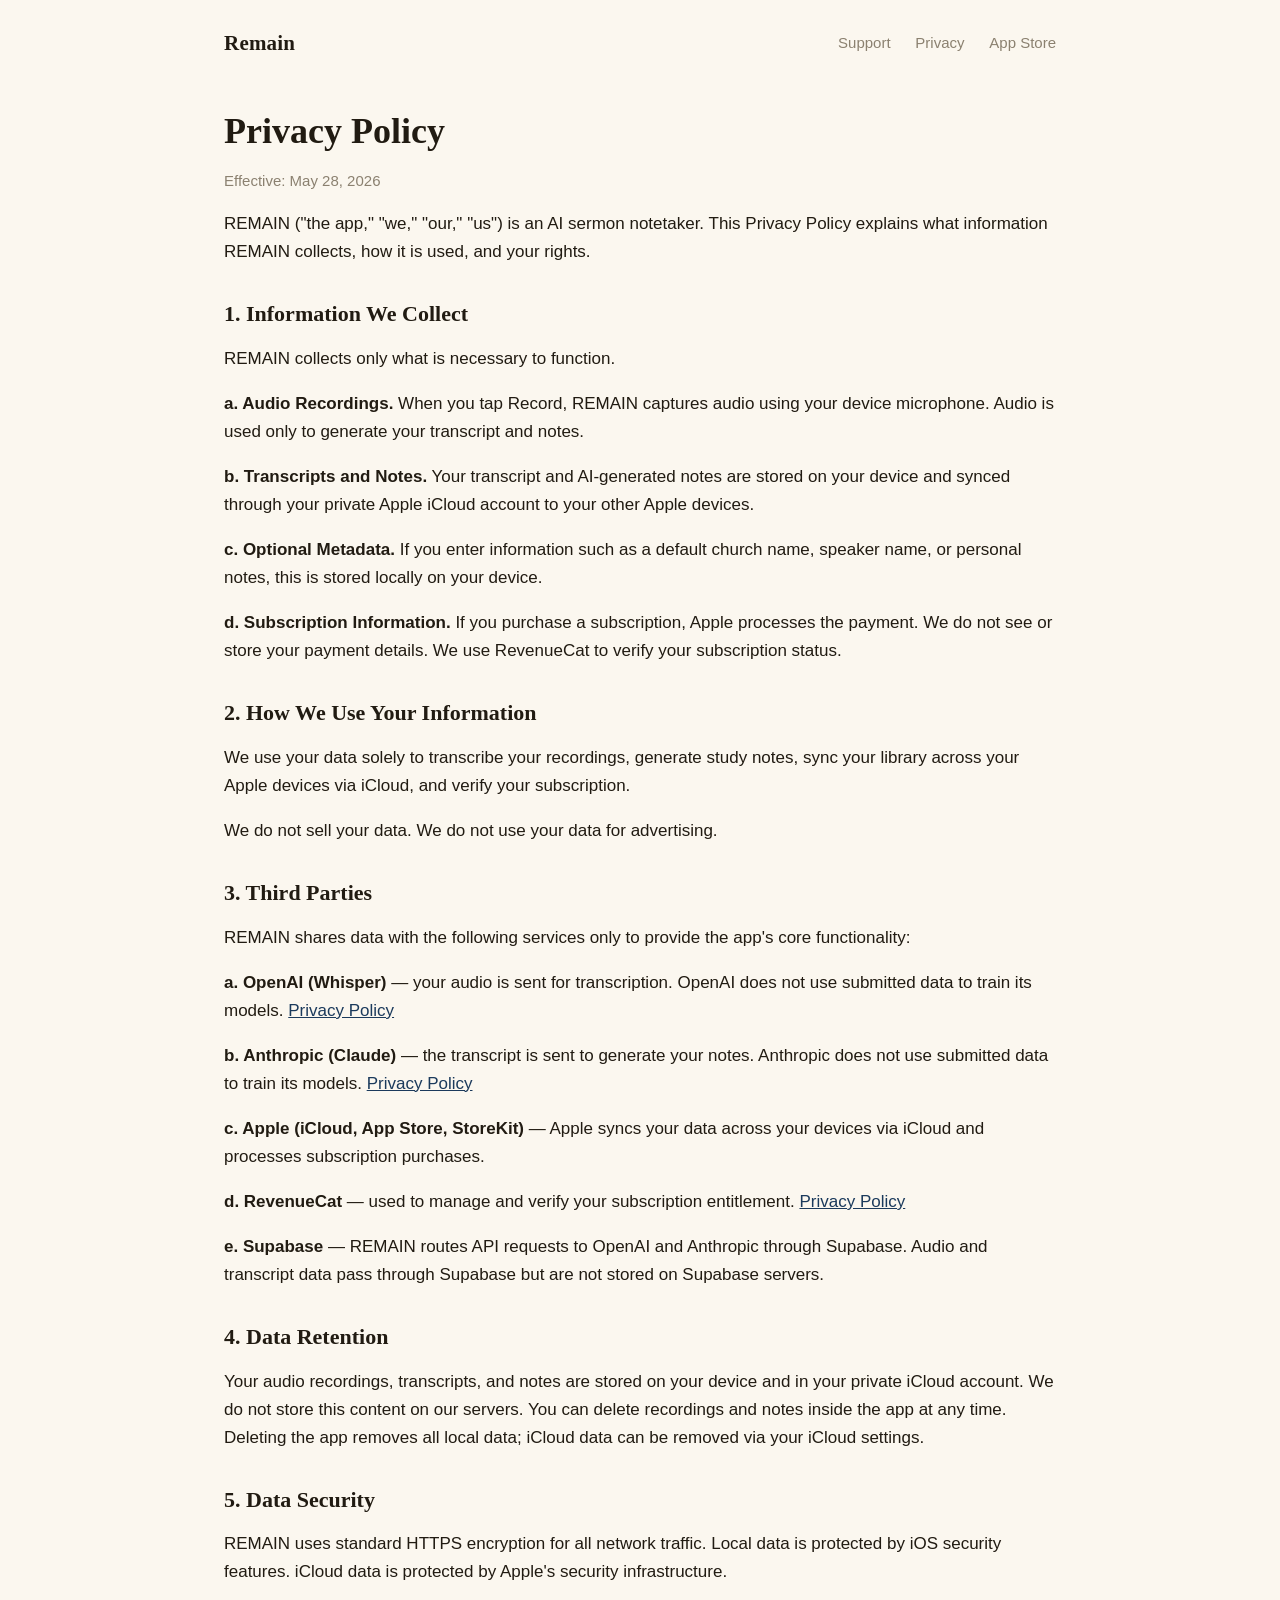
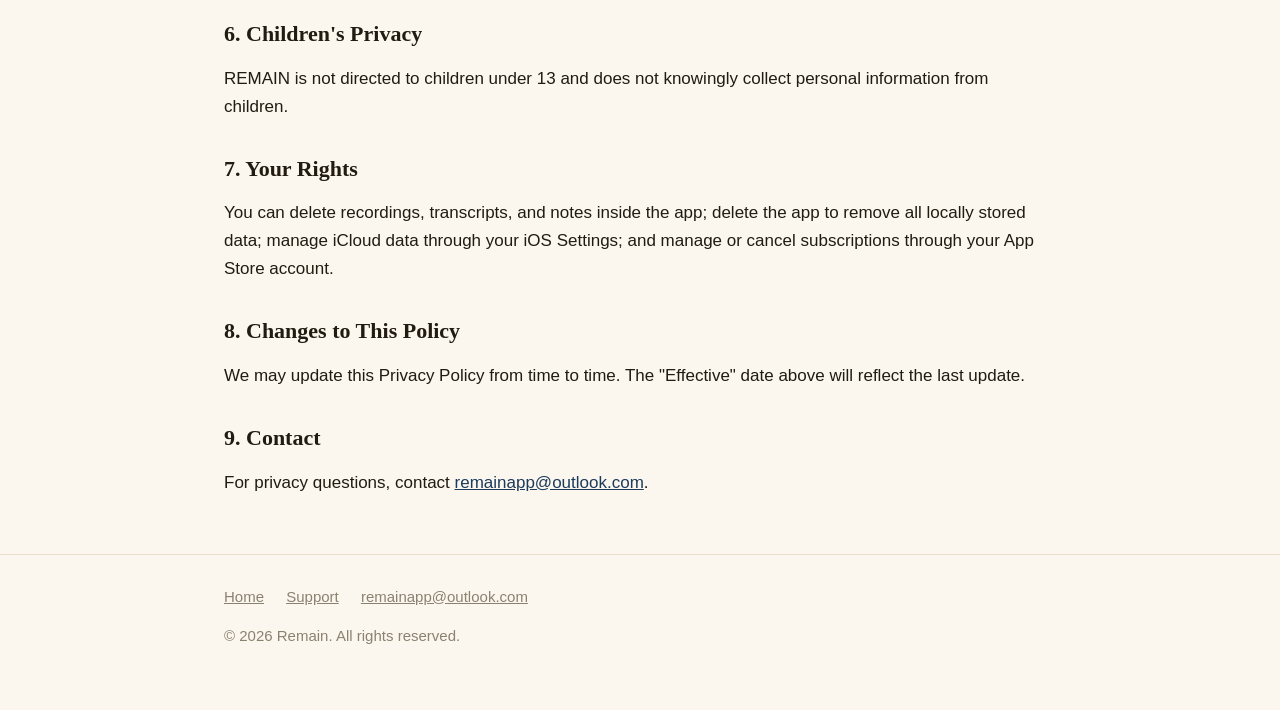
<file: privacy.html>
<!DOCTYPE html>
<html lang="en">
<head>
<meta charset="utf-8">
<meta name="viewport" content="width=device-width, initial-scale=1">
<title>Privacy Policy — Remain</title>
<meta name="description" content="Privacy policy for Remain, the AI sermon notetaker.">
<link rel="stylesheet" href="style.css">
</head>
<body>

<div class="wrap">
  <header class="site-head">
    <a class="brand" href="index.html">Remain</a>
    <nav>
      <a href="support.html">Support</a>
      <a href="privacy.html">Privacy</a>
      <a href="https://apps.apple.com/us/app/remain-ai-sermon-notetaker/id6769301089">App&nbsp;Store</a>
    </nav>
  </header>

  <div class="policy">
    <h1 style="font-size:36px;margin:12px 0 6px;">Privacy Policy</h1>
    <p class="effective">Effective: May 28, 2026</p>
    <p>REMAIN ("the app," "we," "our," "us") is an AI sermon notetaker. This Privacy Policy explains what information REMAIN collects, how it is used, and your rights.</p>

    <h2>1. Information We Collect</h2>
    <p>REMAIN collects only what is necessary to function.</p>
    <p><strong>a. Audio Recordings.</strong> When you tap Record, REMAIN captures audio using your device microphone. Audio is used only to generate your transcript and notes.</p>
    <p><strong>b. Transcripts and Notes.</strong> Your transcript and AI-generated notes are stored on your device and synced through your private Apple iCloud account to your other Apple devices.</p>
    <p><strong>c. Optional Metadata.</strong> If you enter information such as a default church name, speaker name, or personal notes, this is stored locally on your device.</p>
    <p><strong>d. Subscription Information.</strong> If you purchase a subscription, Apple processes the payment. We do not see or store your payment details. We use RevenueCat to verify your subscription status.</p>

    <h2>2. How We Use Your Information</h2>
    <p>We use your data solely to transcribe your recordings, generate study notes, sync your library across your Apple devices via iCloud, and verify your subscription.</p>
    <p>We do not sell your data. We do not use your data for advertising.</p>

    <h2>3. Third Parties</h2>
    <p>REMAIN shares data with the following services only to provide the app's core functionality:</p>
    <p><strong>a. OpenAI (Whisper)</strong> — your audio is sent for transcription. OpenAI does not use submitted data to train its models. <a href="https://openai.com/privacy">Privacy Policy</a></p>
    <p><strong>b. Anthropic (Claude)</strong> — the transcript is sent to generate your notes. Anthropic does not use submitted data to train its models. <a href="https://www.anthropic.com/legal/privacy">Privacy Policy</a></p>
    <p><strong>c. Apple (iCloud, App Store, StoreKit)</strong> — Apple syncs your data across your devices via iCloud and processes subscription purchases.</p>
    <p><strong>d. RevenueCat</strong> — used to manage and verify your subscription entitlement. <a href="https://www.revenuecat.com/privacy">Privacy Policy</a></p>
    <p><strong>e. Supabase</strong> — REMAIN routes API requests to OpenAI and Anthropic through Supabase. Audio and transcript data pass through Supabase but are not stored on Supabase servers.</p>

    <h2>4. Data Retention</h2>
    <p>Your audio recordings, transcripts, and notes are stored on your device and in your private iCloud account. We do not store this content on our servers. You can delete recordings and notes inside the app at any time. Deleting the app removes all local data; iCloud data can be removed via your iCloud settings.</p>

    <h2>5. Data Security</h2>
    <p>REMAIN uses standard HTTPS encryption for all network traffic. Local data is protected by iOS security features. iCloud data is protected by Apple's security infrastructure.</p>

    <h2>6. Children's Privacy</h2>
    <p>REMAIN is not directed to children under 13 and does not knowingly collect personal information from children.</p>

    <h2>7. Your Rights</h2>
    <p>You can delete recordings, transcripts, and notes inside the app; delete the app to remove all locally stored data; manage iCloud data through your iOS Settings; and manage or cancel subscriptions through your App Store account.</p>

    <h2>8. Changes to This Policy</h2>
    <p>We may update this Privacy Policy from time to time. The "Effective" date above will reflect the last update.</p>

    <h2>9. Contact</h2>
    <p>For privacy questions, contact <a href="mailto:remainapp@outlook.com">remainapp@outlook.com</a>.</p>
  </div>
</div>

<footer>
  <div class="wrap">
    <a href="index.html">Home</a>
    <a href="support.html">Support</a>
    <a href="mailto:remainapp@outlook.com">remainapp@outlook.com</a>
    <p>© 2026 Remain. All rights reserved.</p>
  </div>
</footer>

</body>
</html>
</file>
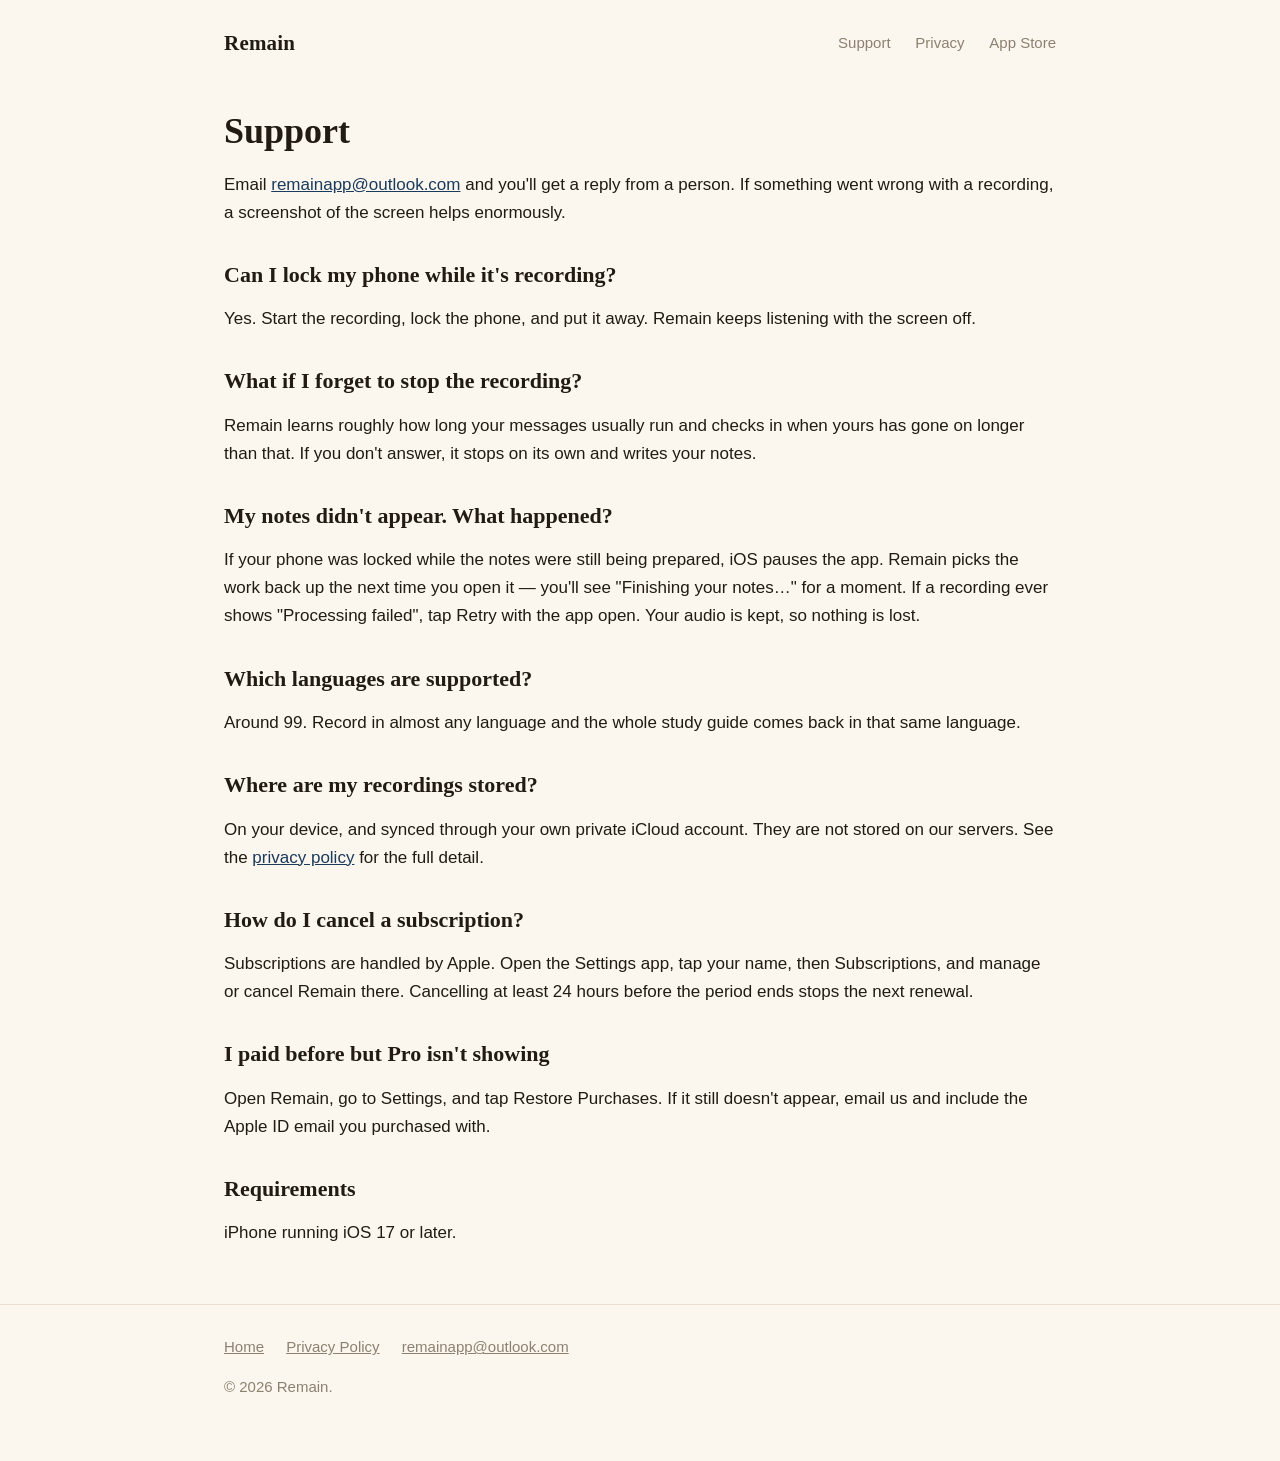
<file: support.html>
<!DOCTYPE html>
<html lang="en">
<head>
<meta charset="utf-8">
<meta name="viewport" content="width=device-width, initial-scale=1">
<title>Support — Remain</title>
<meta name="description" content="Help and contact for Remain, the AI sermon notetaker.">
<link rel="stylesheet" href="style.css">
</head>
<body>

<div class="wrap">
  <header class="site-head">
    <a class="brand" href="index.html">Remain</a>
    <nav>
      <a href="support.html">Support</a>
      <a href="privacy.html">Privacy</a>
      <a href="https://apps.apple.com/us/app/remain-ai-sermon-notetaker/id6769301089">App&nbsp;Store</a>
    </nav>
  </header>

  <div class="policy">
    <h1 style="font-size:36px;margin:12px 0 10px;">Support</h1>
    <p>Email <a href="mailto:remainapp@outlook.com">remainapp@outlook.com</a> and you'll get a reply from a person. If something went wrong with a recording, a screenshot of the screen helps enormously.</p>

    <h2>Can I lock my phone while it's recording?</h2>
    <p>Yes. Start the recording, lock the phone, and put it away. Remain keeps listening with the screen off.</p>

    <h2>What if I forget to stop the recording?</h2>
    <p>Remain learns roughly how long your messages usually run and checks in when yours has gone on longer than that. If you don't answer, it stops on its own and writes your notes.</p>

    <h2>My notes didn't appear. What happened?</h2>
    <p>If your phone was locked while the notes were still being prepared, iOS pauses the app. Remain picks the work back up the next time you open it — you'll see "Finishing your notes…" for a moment. If a recording ever shows "Processing failed", tap Retry with the app open. Your audio is kept, so nothing is lost.</p>

    <h2>Which languages are supported?</h2>
    <p>Around 99. Record in almost any language and the whole study guide comes back in that same language.</p>

    <h2>Where are my recordings stored?</h2>
    <p>On your device, and synced through your own private iCloud account. They are not stored on our servers. See the <a href="privacy.html">privacy policy</a> for the full detail.</p>

    <h2>How do I cancel a subscription?</h2>
    <p>Subscriptions are handled by Apple. Open the Settings app, tap your name, then Subscriptions, and manage or cancel Remain there. Cancelling at least 24 hours before the period ends stops the next renewal.</p>

    <h2>I paid before but Pro isn't showing</h2>
    <p>Open Remain, go to Settings, and tap Restore Purchases. If it still doesn't appear, email us and include the Apple ID email you purchased with.</p>

    <h2>Requirements</h2>
    <p>iPhone running iOS 17 or later.</p>
  </div>
</div>

<footer>
  <div class="wrap">
    <a href="index.html">Home</a>
    <a href="privacy.html">Privacy Policy</a>
    <a href="mailto:remainapp@outlook.com">remainapp@outlook.com</a>
    <p>© 2026 Remain.</p>
  </div>
</footer>

</body>
</html>
</file>
<file: style.css>
:root {
  --bg: #FBF7EF;
  --card: #FFFFFF;
  --inset: #EFE6D5;
  --hairline: #E8DECB;
  --ink: #211B12;
  --ink-muted: #8B8170;
  --navy: #1B3A5C;
  --gold: #C28A3C;
}

@media (prefers-color-scheme: dark) {
  :root {
    --bg: #0D0F12;
    --card: #16191E;
    --inset: #1A1E24;
    --hairline: #262A31;
    --ink: #F3EFE7;
    --ink-muted: #8A8F98;
    --navy: #2E578C;
    --gold: #D9A85A;
  }
}

* { box-sizing: border-box; }

body {
  margin: 0;
  background: var(--bg);
  color: var(--ink);
  font: 17px/1.65 -apple-system, BlinkMacSystemFont, "Segoe UI", Roboto, Helvetica, Arial, sans-serif;
  -webkit-font-smoothing: antialiased;
}

.wrap { max-width: 880px; margin: 0 auto; padding: 0 24px; }

h1, h2, h3 {
  font-family: Georgia, "Iowan Old Style", "Times New Roman", serif;
  font-weight: 600;
  line-height: 1.25;
  color: var(--ink);
}

a { color: var(--navy); }

/* Header */
.site-head {
  display: flex;
  align-items: center;
  justify-content: space-between;
  padding: 26px 0;
  gap: 16px;
  flex-wrap: wrap;
}
.brand {
  font-family: Georgia, serif;
  font-size: 21px;
  font-weight: 600;
  letter-spacing: 0.01em;
  text-decoration: none;
  color: var(--ink);
}
.site-head nav a {
  text-decoration: none;
  color: var(--ink-muted);
  font-size: 15px;
  margin-left: 20px;
}
.site-head nav a:hover { color: var(--ink); }

/* Hero */
.hero { padding: 36px 0 52px; text-align: center; }
.hero h1 { font-size: 46px; margin: 0 0 14px; letter-spacing: -0.015em; }
.hero p.lede {
  font-size: 20px;
  color: var(--ink-muted);
  max-width: 600px;
  margin: 0 auto 30px;
}

.btn {
  display: inline-block;
  background: var(--navy);
  color: #fff;
  text-decoration: none;
  font-size: 16px;
  font-weight: 600;
  padding: 14px 30px;
  border-radius: 13px;
}
.btn:hover { opacity: 0.9; }
.btn-note {
  display: block;
  font-size: 14px;
  color: var(--ink-muted);
  margin-top: 12px;
}

/* Sections */
section { padding: 44px 0; border-top: 1px solid var(--hairline); }
section h2 { font-size: 29px; margin: 0 0 8px; }
section > .wrap > p.sub { color: var(--ink-muted); margin: 0 0 26px; }

.steps { display: grid; grid-template-columns: repeat(3, 1fr); gap: 22px; }
.step { background: var(--card); border: 1px solid var(--hairline); border-radius: 15px; padding: 22px; }
.step .num {
  font-family: Georgia, serif;
  font-size: 15px;
  color: var(--gold);
  font-weight: 700;
  display: block;
  margin-bottom: 7px;
}
.step h3 { font-size: 18px; margin: 0 0 6px; }
.step p { margin: 0; font-size: 15.5px; color: var(--ink-muted); }

ul.ticks { list-style: none; padding: 0; margin: 0; columns: 2; column-gap: 34px; }
ul.ticks li { padding: 7px 0 7px 26px; position: relative; break-inside: avoid; font-size: 16px; }
ul.ticks li::before {
  content: "";
  position: absolute;
  left: 4px; top: 16px;
  width: 7px; height: 7px;
  border-radius: 50%;
  background: var(--gold);
}

/* Screenshots */
.shots { display: flex; gap: 18px; overflow-x: auto; padding: 4px 0 14px; }
.shots img {
  width: 232px;
  flex: 0 0 auto;
  border-radius: 18px;
  border: 1px solid var(--hairline);
  background: var(--card);
}

/* Pricing */
.plans { display: grid; grid-template-columns: repeat(3, 1fr); gap: 18px; }
.plan { background: var(--card); border: 1px solid var(--hairline); border-radius: 15px; padding: 20px; }
.plan h3 { font-size: 17px; margin: 0 0 4px; }
.plan .price { font-size: 25px; font-family: Georgia, serif; margin: 0 0 6px; }
.plan p { margin: 0; font-size: 15px; color: var(--ink-muted); }

/* Quiet callout */
.quiet {
  background: var(--inset);
  border-radius: 15px;
  padding: 24px 26px;
}
.quiet p { margin: 0; color: var(--ink); }

/* Policy pages */
.policy { padding: 10px 0 40px; }
.policy h2 { font-size: 22px; margin: 34px 0 8px; }
.policy p, .policy li { color: var(--ink); }
.policy .effective { color: var(--ink-muted); font-size: 15px; }

/* Footer */
footer {
  border-top: 1px solid var(--hairline);
  padding: 30px 0 46px;
  color: var(--ink-muted);
  font-size: 15px;
}
footer a { color: var(--ink-muted); margin-right: 18px; }

@media (max-width: 700px) {
  .hero h1 { font-size: 35px; }
  .hero p.lede { font-size: 18px; }
  .steps, .plans { grid-template-columns: 1fr; }
  ul.ticks { columns: 1; }
}
</file>
